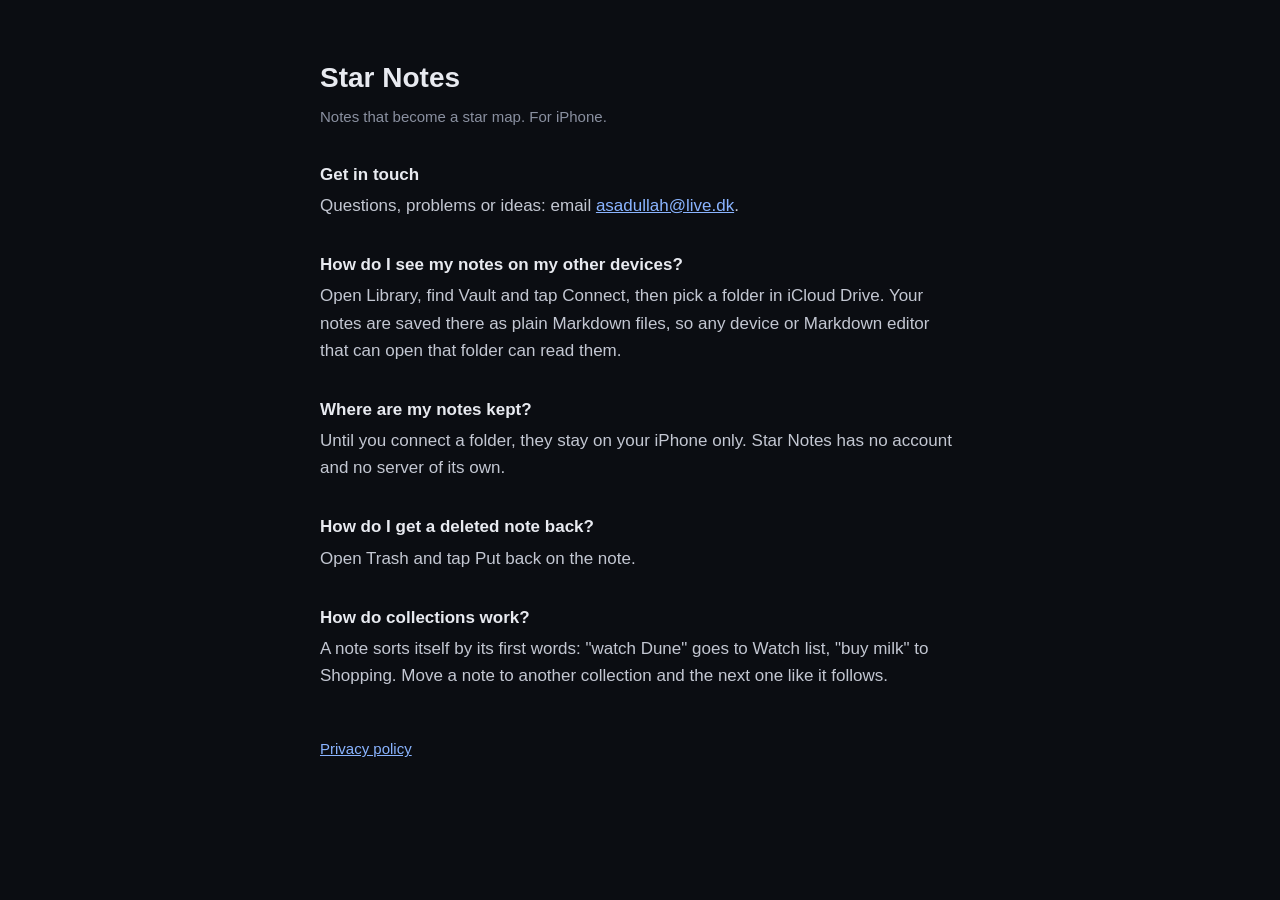
<file: index.html>
<!doctype html>
<html lang="en">
<head>
<meta charset="utf-8">
<meta name="viewport" content="width=device-width, initial-scale=1">
<title>Star Notes support</title>
<link rel="stylesheet" href="style.css">
</head>
<body>
<main>
  <h1>Star Notes</h1>
  <p class="muted">Notes that become a star map. For iPhone.</p>

  <h2>Get in touch</h2>
  <p>Questions, problems or ideas: email <a href="mailto:asadullah@live.dk">asadullah@live.dk</a>.</p>

  <h2>How do I see my notes on my other devices?</h2>
  <p>Open Library, find Vault and tap Connect, then pick a folder in iCloud Drive. Your notes are saved there as plain Markdown files, so any device or Markdown editor that can open that folder can read them.</p>

  <h2>Where are my notes kept?</h2>
  <p>Until you connect a folder, they stay on your iPhone only. Star Notes has no account and no server of its own.</p>

  <h2>How do I get a deleted note back?</h2>
  <p>Open Trash and tap Put back on the note.</p>

  <h2>How do collections work?</h2>
  <p>A note sorts itself by its first words: "watch Dune" goes to Watch list, "buy milk" to Shopping. Move a note to another collection and the next one like it follows.</p>

  <nav><a href="privacy.html">Privacy policy</a></nav>
</main>
</body>
</html>
</file>
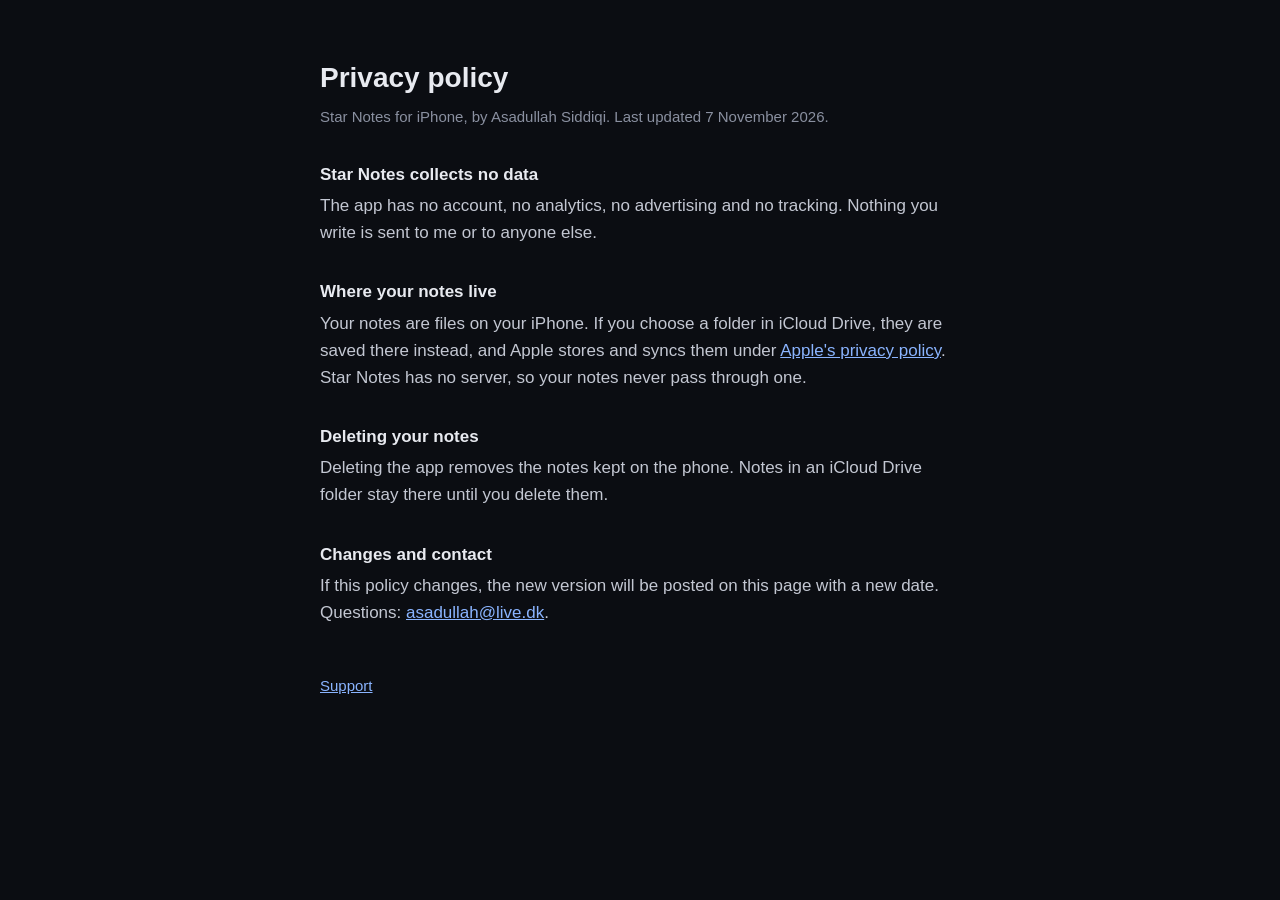
<file: privacy.html>
<!doctype html>
<html lang="en">
<head>
<meta charset="utf-8">
<meta name="viewport" content="width=device-width, initial-scale=1">
<title>Star Notes privacy</title>
<link rel="stylesheet" href="style.css">
</head>
<body>
<main>
  <h1>Privacy policy</h1>
  <p class="muted">Star Notes for iPhone, by Asadullah Siddiqi. Last updated 7 November 2026.</p>

  <h2>Star Notes collects no data</h2>
  <p>The app has no account, no analytics, no advertising and no tracking. Nothing you write is sent to me or to anyone else.</p>

  <h2>Where your notes live</h2>
  <p>Your notes are files on your iPhone. If you choose a folder in iCloud Drive, they are saved there instead, and Apple stores and syncs them under <a href="https://www.apple.com/legal/privacy/">Apple's privacy policy</a>. Star Notes has no server, so your notes never pass through one.</p>

  <h2>Deleting your notes</h2>
  <p>Deleting the app removes the notes kept on the phone. Notes in an iCloud Drive folder stay there until you delete them.</p>

  <h2>Changes and contact</h2>
  <p>If this policy changes, the new version will be posted on this page with a new date. Questions: <a href="mailto:asadullah@live.dk">asadullah@live.dk</a>.</p>

  <nav><a href="./">Support</a></nav>
</main>
</body>
</html>
</file>
<file: style.css>
:root { color-scheme: dark; }
body {
  margin: 0; background: #0b0d12; color: #e8eaf0;
  font: 17px/1.6 -apple-system, BlinkMacSystemFont, "Segoe UI", sans-serif;
}
main { max-width: 640px; margin: 0 auto; padding: 56px 16px 80px; }
h1 { font-size: 28px; font-weight: 600; margin: 0 0 4px; }
h2 { font-size: 17px; font-weight: 600; margin: 32px 0 4px; }
p { margin: 0 0 12px; color: #c3c7d2; }
.muted { color: #8a90a0; font-size: 15px; }
a { color: #8ab4ff; }
nav { margin-top: 48px; font-size: 15px; }
</file>
